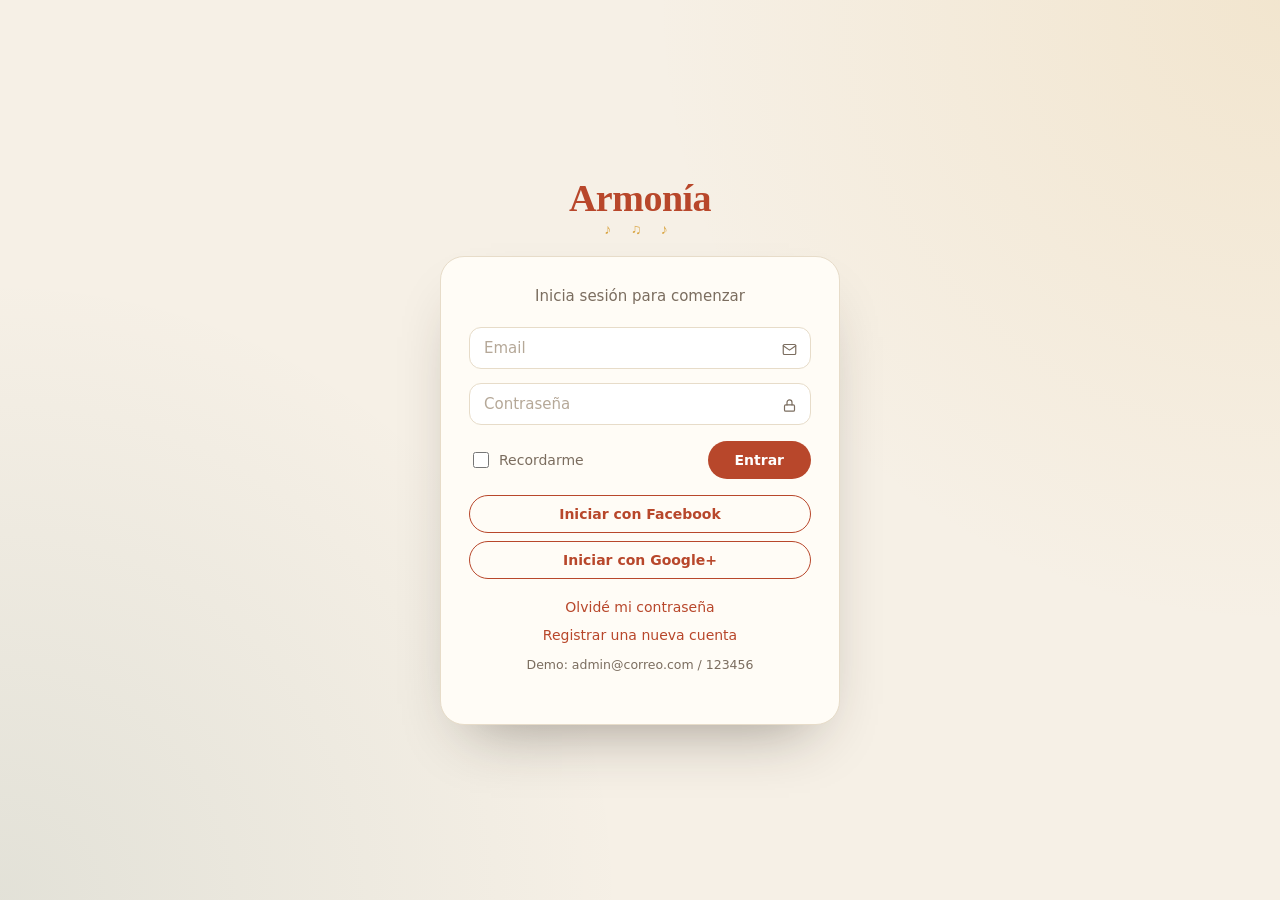
<file: index.html>
<!DOCTYPE html>
<html lang="es">
<head>
<meta charset="UTF-8">
<meta name="viewport" content="width=device-width, initial-scale=1">
<title>Armonía · Resumen</title>
<link rel="stylesheet" href="css/style.css">
</head>
<body>
<div class="wrapper">
  <div class="main">
    <header class="navbar" id="navbar"></header>
    <section class="content-wrap">
      <h1 class="page-title">Resumen general</h1>
      <p class="page-sub">Así está hoy tu inventario de instrumentos y marcas.</p>
      <div class="grid-4" id="boxes"></div>
      <div class="grid-2">
        <div class="card"><div class="card-header plain"><h3>Instrumentos por marca</h3></div><div class="card-body" id="bars"></div></div>
        <div class="card"><div class="card-header plain"><h3>Últimos instrumentos agregados</h3></div><div class="card-body" id="last"></div></div>
      </div>
    </section>
    <footer class="footer" id="footer"></footer>
  </div>
</div>
<script src="js/app.js"></script>
<script>
buildLayout('dashboard');
const ins = DB.get('instrumentos'), mar = DB.get('marcas');
const marcaNombre = id => (mar.find(m => m.id === id) || {}).nombre || '—';
const activos = ins.filter(i => i.estado === 'Activo').length;
const valor = ins.reduce((s, i) => s + Number(i.precio), 0);
const box = (cls, big, label, ic, href) => `<div class="small-box ${cls}"><div class="inner"><h3>${big}</h3><p>${label}</p></div>
  <div class="ico">${icon(ic)}</div><a class="more" href="${href}">Ver detalle ${icon('arrow')}</a></div>`;
$('#boxes').innerHTML =
  box('bg-cyan', ins.length, 'Total Instrumentos', 'music', 'instrumentos.html') +
  box('bg-green', mar.length, 'Total Marcas', 'tag', 'marcas.html') +
  box('bg-yellow', activos, 'Instrumentos Activos', 'check', 'instrumentos.html') +
  box('bg-red', `<span style="font-size:28px">${money(valor)}</span>`, 'Valor del Inventario', 'dollar', 'instrumentos.html');

const counts = mar.map(m => ({ n: m.nombre, c: ins.filter(i => i.marcaId === m.id).length })).sort((a, b) => b.c - a.c);
const max = Math.max(1, ...counts.map(x => x.c));
$('#bars').innerHTML = counts.length ? counts.map(x =>
  `<div class="bar-row"><span>${esc(x.n)}</span><div class="bar-track"><div class="bar-fill" style="width:${x.c / max * 100}%"></div></div><b>${x.c}</b></div>`).join('')
  : '<p class="empty">Aún no hay marcas.</p>';

const last = ins.slice().sort((a, b) => b.id - a.id).slice(0, 5);
$('#last').innerHTML = last.length ? `<table class="dt"><thead><tr><th class="nosort">Instrumento</th><th class="nosort">Marca</th><th class="nosort">Precio</th></tr></thead><tbody>` +
  last.map(i => `<tr><td>${esc(i.nombre)}</td><td>${esc(marcaNombre(i.marcaId))}</td><td>${money(i.precio)}</td></tr>`).join('') + '</tbody></table>'
  : '<p class="empty">Aún no hay instrumentos.</p>';
</script>
</body>
</html>
</file>
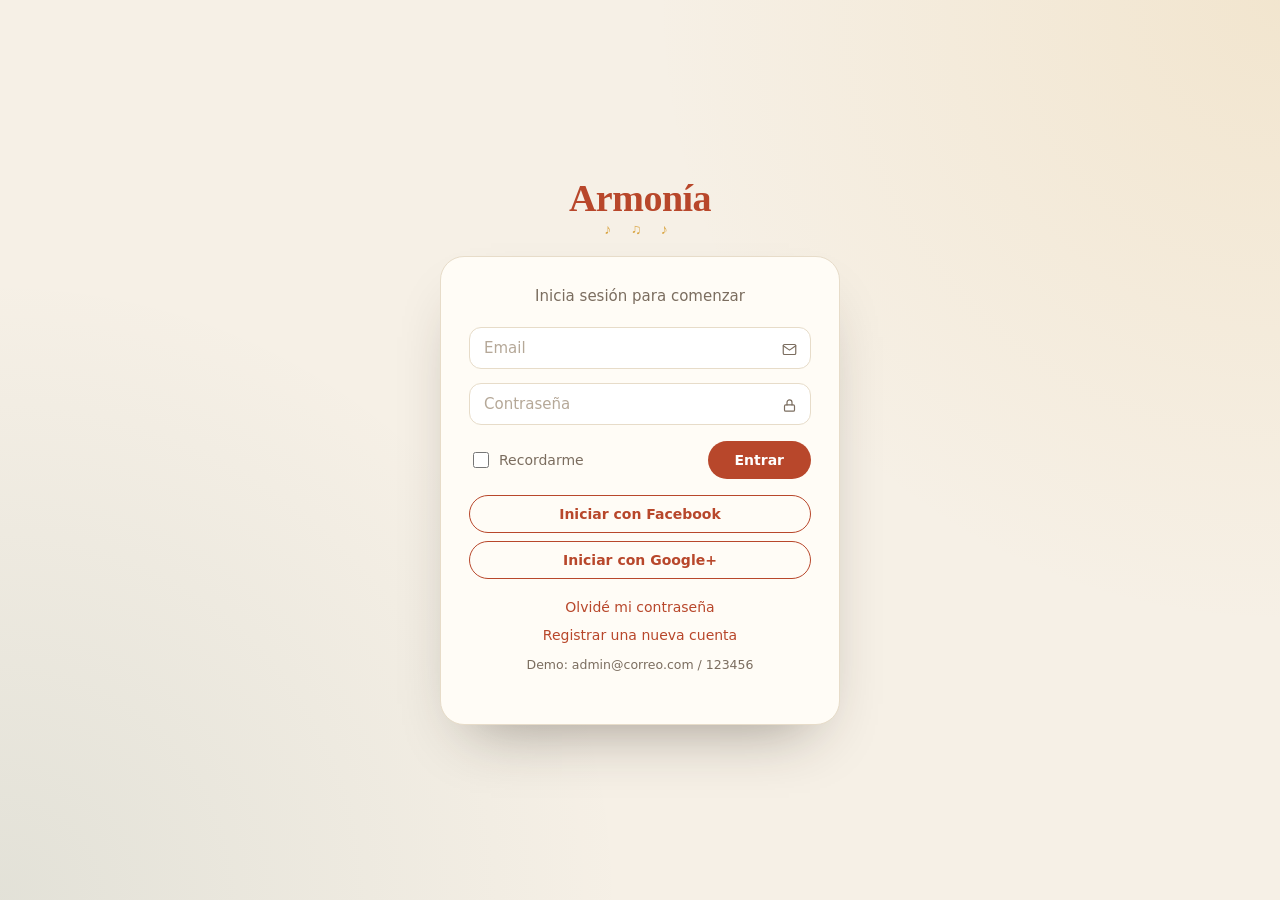
<file: instrumentos.html>
<!DOCTYPE html>
<html lang="es">
<head>
<meta charset="UTF-8">
<meta name="viewport" content="width=device-width, initial-scale=1">
<title>Instrumentos</title>
<link rel="stylesheet" href="css/style.css">
</head>
<body>
<div class="wrapper">
  <div class="main">
    <header class="navbar" id="navbar"></header>
    <section class="content-wrap">
      <!-- LISTAR -->
      <div id="view-list" class="card">
        <div class="card-header"><h2>Listado De Instrumentos</h2>
          <button class="btn btn-primary btn-add" id="btn-new" title="Agregar" aria-label="Agregar instrumento"><svg class="i" viewBox="0 0 24 24"><path d="M12 5v14M5 12h14"/></svg></button></div>
        <div class="card-body" id="table"></div>
      </div>

      <!-- AGREGAR / EDITAR -->
      <div id="view-form" class="card" hidden>
        <div class="card-header plain"><h3 id="form-title">Agregar instrumento</h3></div>
        <form id="form" novalidate>
          <div class="card-body form-grid">
            <div class="form-group"><label for="nombre">Nombre <span class="req">(*)</span></label>
              <input class="form-control" id="nombre" placeholder="Ej: Guitarra acústica FG800" maxlength="60"></div>
            <div class="form-group"><label for="tipo">Tipo <span class="req">(*)</span></label>
              <select class="form-control" id="tipo"><option value="">Seleccione...</option>
                <option>Cuerda</option><option>Viento</option><option>Percusión</option><option>Teclado</option><option>Electrónico</option></select></div>
            <div class="form-group"><label for="marca">Marca <span class="req">(*)</span></label>
              <select class="form-control" id="marca"></select></div>
            <div class="form-group"><label for="precio">Precio (COP) <span class="req">(*)</span></label>
              <input class="form-control" id="precio" type="number" min="0" step="1000" placeholder="Ej: 1250000"></div>
            <div class="form-group"><label for="estado">Estado <span class="req">(*)</span></label>
              <select class="form-control" id="estado"><option>Activo</option><option>Inactivo</option></select></div>
          </div>
          <div class="card-footer"><button class="btn btn-primary" type="submit">Registrar</button>
            <button class="btn btn-danger" type="button" id="btn-back">Atrás</button></div>
        </form>
      </div>
    </section>
    <footer class="footer" id="footer"></footer>
  </div>
</div>
<script src="js/app.js"></script>
<script src="js/instrumentos.js"></script>
</body>
</html>
</file>
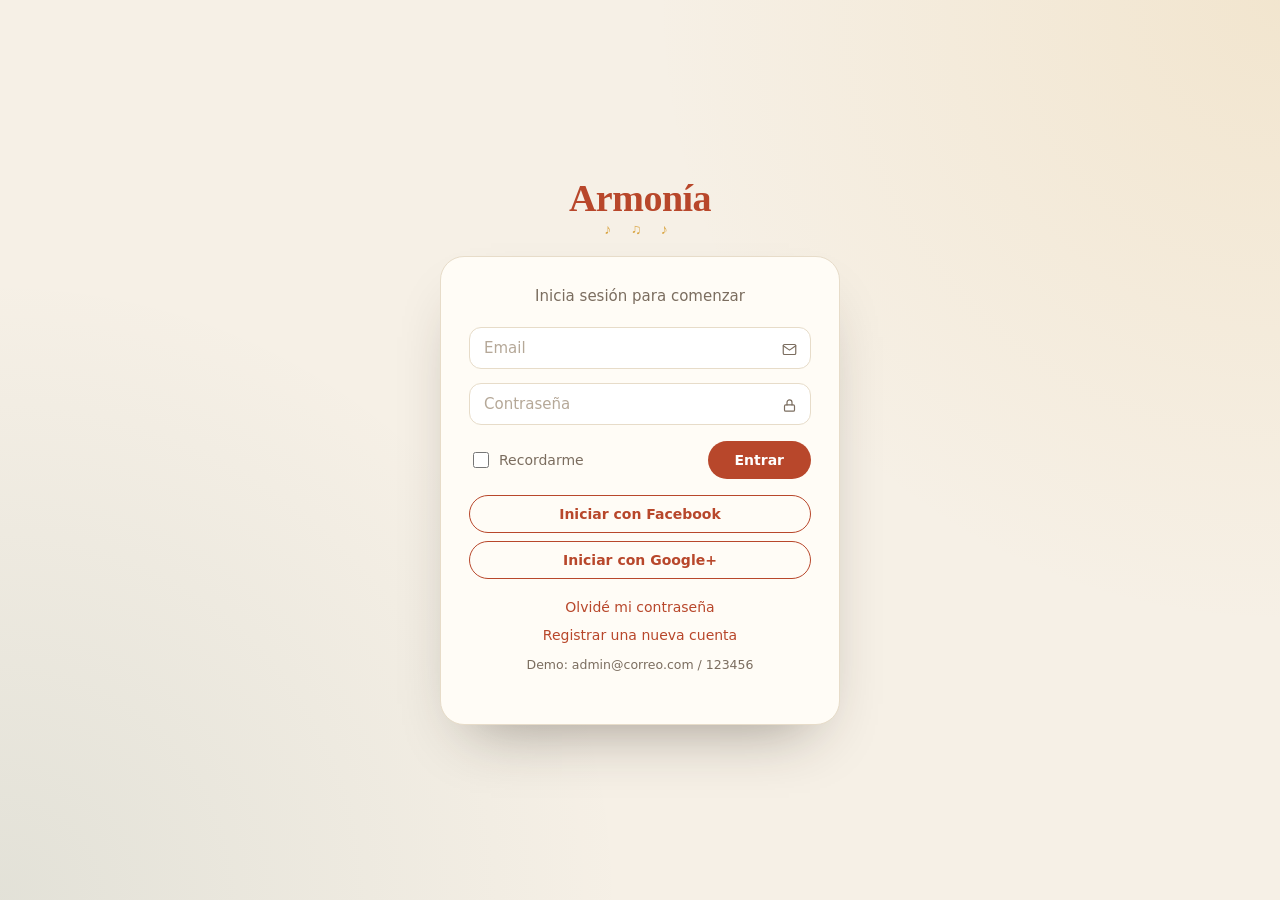
<file: login.html>
<!DOCTYPE html>
<html lang="es">
<head>
<meta charset="UTF-8">
<meta name="viewport" content="width=device-width, initial-scale=1">
<title>Iniciar sesión</title>
<link rel="stylesheet" href="css/style.css">
</head>
<body class="auth-body">
<div class="auth-box">
  <div class="auth-logo"><b>Armonía</b></div>
  <div class="auth-card">
    <p class="msg">Inicia sesión para comenzar</p>
    <form id="form" novalidate>
      <div class="field"><div class="input-group"><input class="form-control" id="email" type="email" placeholder="Email" autocomplete="username"><span class="addon" id="i1"></span></div></div>
      <div class="field"><div class="input-group"><input class="form-control" id="pass" type="password" placeholder="Contraseña" autocomplete="current-password"><span class="addon" id="i2"></span></div></div>
      <div class="row-between"><label><input type="checkbox" id="remember"> Recordarme</label><button class="btn btn-primary" type="submit">Entrar</button></div>
    </form>
    <button class="btn btn-danger btn-block" data-social>Iniciar con Facebook</button>
    <button class="btn btn-danger btn-block" data-social>Iniciar con Google+</button>
    <a class="auth-links" href="recover-password.html">Olvidé mi contraseña</a>
    <a class="auth-links" href="register.html">Registrar una nueva cuenta</a>
    <p class="msg" style="margin-top:14px;font-size:12.5px">Demo: admin@correo.com / 123456</p>
  </div>
</div>
<script src="js/app.js"></script>
<script>
if (Auth.current()) location.href = 'index.html';
Auth.users();
$('#i1').innerHTML = icon('mail'); $('#i2').innerHTML = icon('lock');
$$('[data-social]').forEach(b => b.onclick = () => toast('Acceso social no disponible en esta demo', 'bad'));
$('#form').onsubmit = e => {
  e.preventDefault();
  const em = $('#email'), pw = $('#pass');
  const ok = [setErr(em, /^\S+@\S+\.\S+$/.test(em.value.trim()) ? '' : 'Email no válido'), setErr(pw, pw.value ? '' : 'Ingresa la contraseña')].every(Boolean);
  if (!ok) return;
  if (Auth.login(em.value.trim(), pw.value, $('#remember').checked)) location.href = 'index.html';
  else setErr(pw, 'Email o contraseña incorrectos');
};
</script>
</body>
</html>
</file>
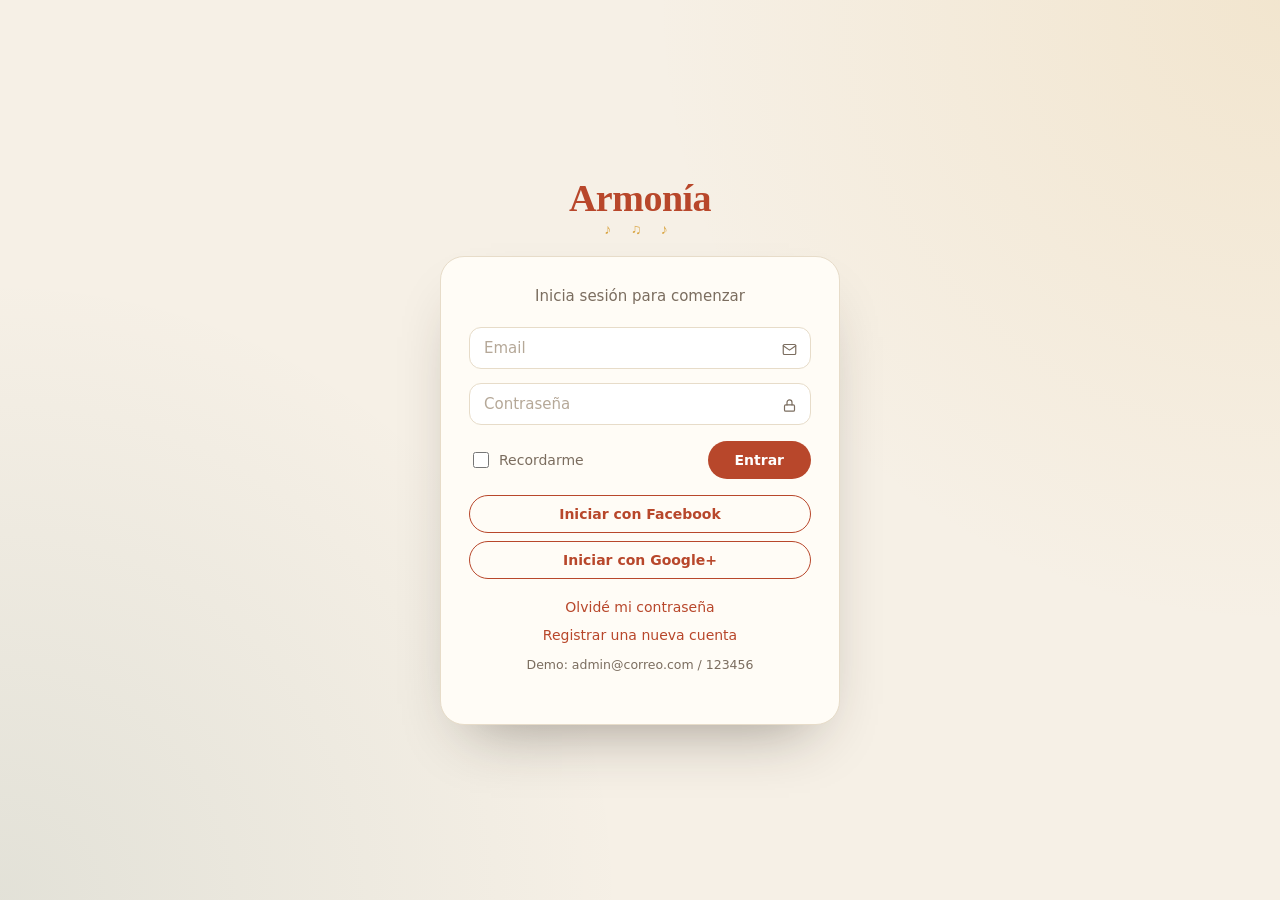
<file: marcas.html>
<!DOCTYPE html>
<html lang="es">
<head>
<meta charset="UTF-8">
<meta name="viewport" content="width=device-width, initial-scale=1">
<title>Marcas</title>
<link rel="stylesheet" href="css/style.css">
</head>
<body>
<div class="wrapper">
  <div class="main">
    <header class="navbar" id="navbar"></header>
    <section class="content-wrap">
      <!-- LISTAR -->
      <div id="view-list" class="card">
        <div class="card-header"><h2>Listado De Marcas</h2>
          <button class="btn btn-primary btn-add" id="btn-new" title="Agregar" aria-label="Agregar marca"><svg class="i" viewBox="0 0 24 24"><path d="M12 5v14M5 12h14"/></svg></button></div>
        <div class="card-body" id="table"></div>
      </div>

      <!-- AGREGAR / EDITAR -->
      <div id="view-form" class="card" hidden>
        <div class="card-header plain"><h3 id="form-title">Agregar marca</h3></div>
        <form id="form" novalidate>
          <div class="card-body form-grid">
            <div class="form-group"><label for="nombre">Nombre <span class="req">(*)</span></label>
              <input class="form-control" id="nombre" placeholder="Ej: Yamaha" maxlength="40"></div>
            <div class="form-group"><label for="pais">País de origen <span class="req">(*)</span></label>
              <input class="form-control" id="pais" placeholder="Ej: Japón" maxlength="40"></div>
            <div class="form-group"><label for="anio">Año de fundación <span class="req">(*)</span></label>
              <input class="form-control" id="anio" type="number" min="1500" max="2100" placeholder="Ej: 1887"></div>
            <div class="form-group"><label for="estado">Estado <span class="req">(*)</span></label>
              <select class="form-control" id="estado"><option>Activo</option><option>Inactivo</option></select></div>
          </div>
          <div class="card-footer"><button class="btn btn-primary" type="submit">Registrar</button>
            <button class="btn btn-danger" type="button" id="btn-back">Atrás</button></div>
        </form>
      </div>
    </section>
    <footer class="footer" id="footer"></footer>
  </div>
</div>
<script src="js/app.js"></script>
<script src="js/marcas.js"></script>
</body>
</html>
</file>
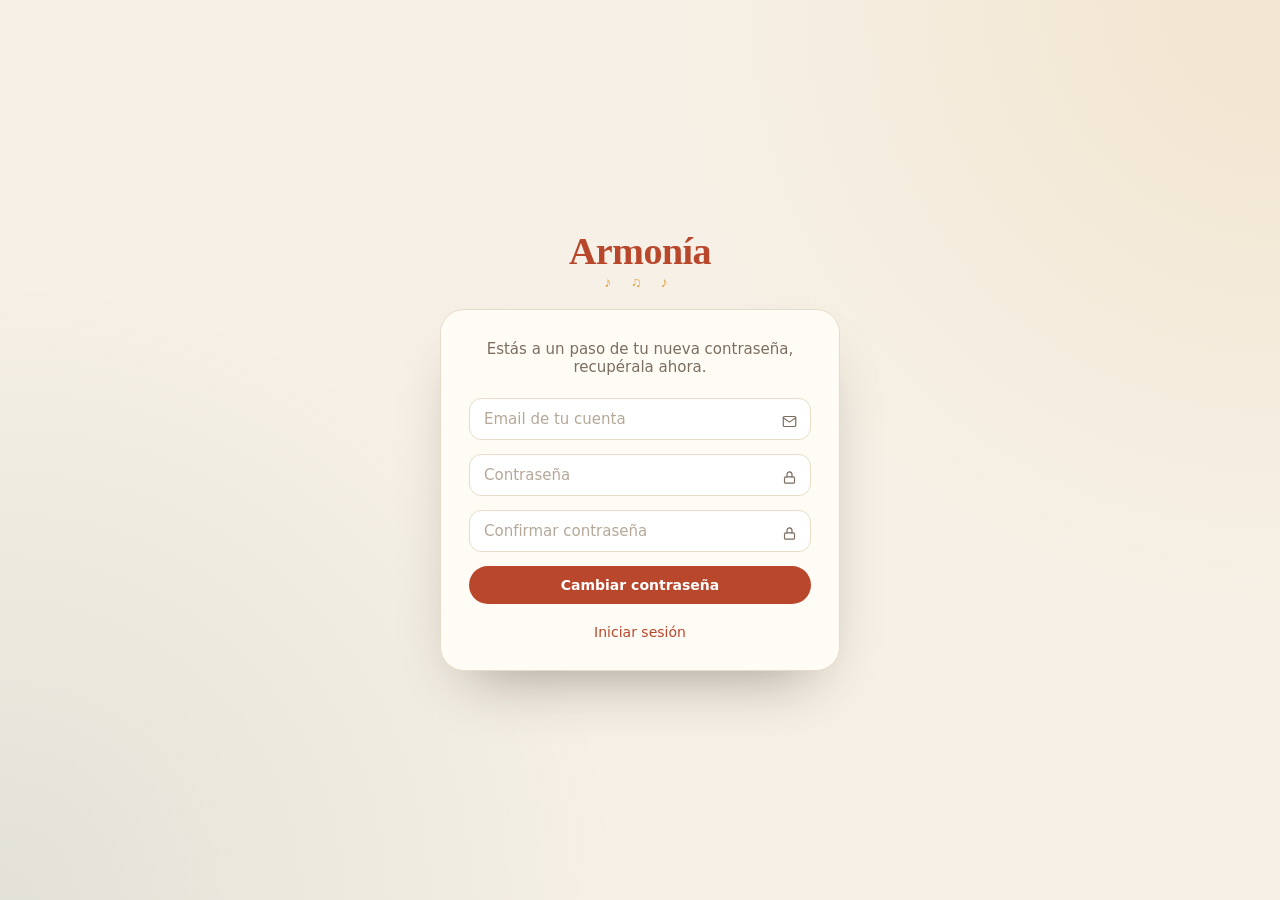
<file: recover-password.html>
<!DOCTYPE html>
<html lang="es">
<head>
<meta charset="UTF-8">
<meta name="viewport" content="width=device-width, initial-scale=1">
<title>Recuperar contraseña</title>
<link rel="stylesheet" href="css/style.css">
</head>
<body class="auth-body">
<div class="auth-box">
  <div class="auth-logo"><b>Armonía</b></div>
  <div class="auth-card">
    <p class="msg">Estás a un paso de tu nueva contraseña, recupérala ahora.</p>
    <form id="form" novalidate>
      <div class="field"><div class="input-group"><input class="form-control" id="email" type="email" placeholder="Email de tu cuenta"><span class="addon" id="i0"></span></div></div>
      <div class="field"><div class="input-group"><input class="form-control" id="pass" type="password" placeholder="Contraseña" autocomplete="new-password"><span class="addon" id="i1"></span></div></div>
      <div class="field"><div class="input-group"><input class="form-control" id="pass2" type="password" placeholder="Confirmar contraseña" autocomplete="new-password"><span class="addon" id="i2"></span></div></div>
      <button class="btn btn-primary btn-block" type="submit">Cambiar contraseña</button>
    </form>
    <a class="auth-links" href="login.html">Iniciar sesión</a>
  </div>
</div>
<script src="js/app.js"></script>
<script>
$('#i0').innerHTML = icon('mail'); $('#i1').innerHTML = icon('lock'); $('#i2').innerHTML = icon('lock');
$('#form').onsubmit = e => {
  e.preventDefault();
  const em = $('#email'), p = $('#pass'), p2 = $('#pass2');
  const users = Auth.users();
  const u = users.find(x => x.email.toLowerCase() === em.value.trim().toLowerCase());
  const ok = [
    setErr(em, u ? '' : 'No existe una cuenta con ese email'),
    setErr(p, p.value.length >= 6 ? '' : 'Mínimo 6 caracteres'),
    setErr(p2, p2.value === p.value ? '' : 'Las contraseñas no coinciden')
  ].every(Boolean);
  if (!ok) return;
  u.password = p.value; DB.set('users', users);
  toast('Contraseña actualizada');
  setTimeout(() => location.href = 'login.html', 900);
};
</script>
</body>
</html>
</file>
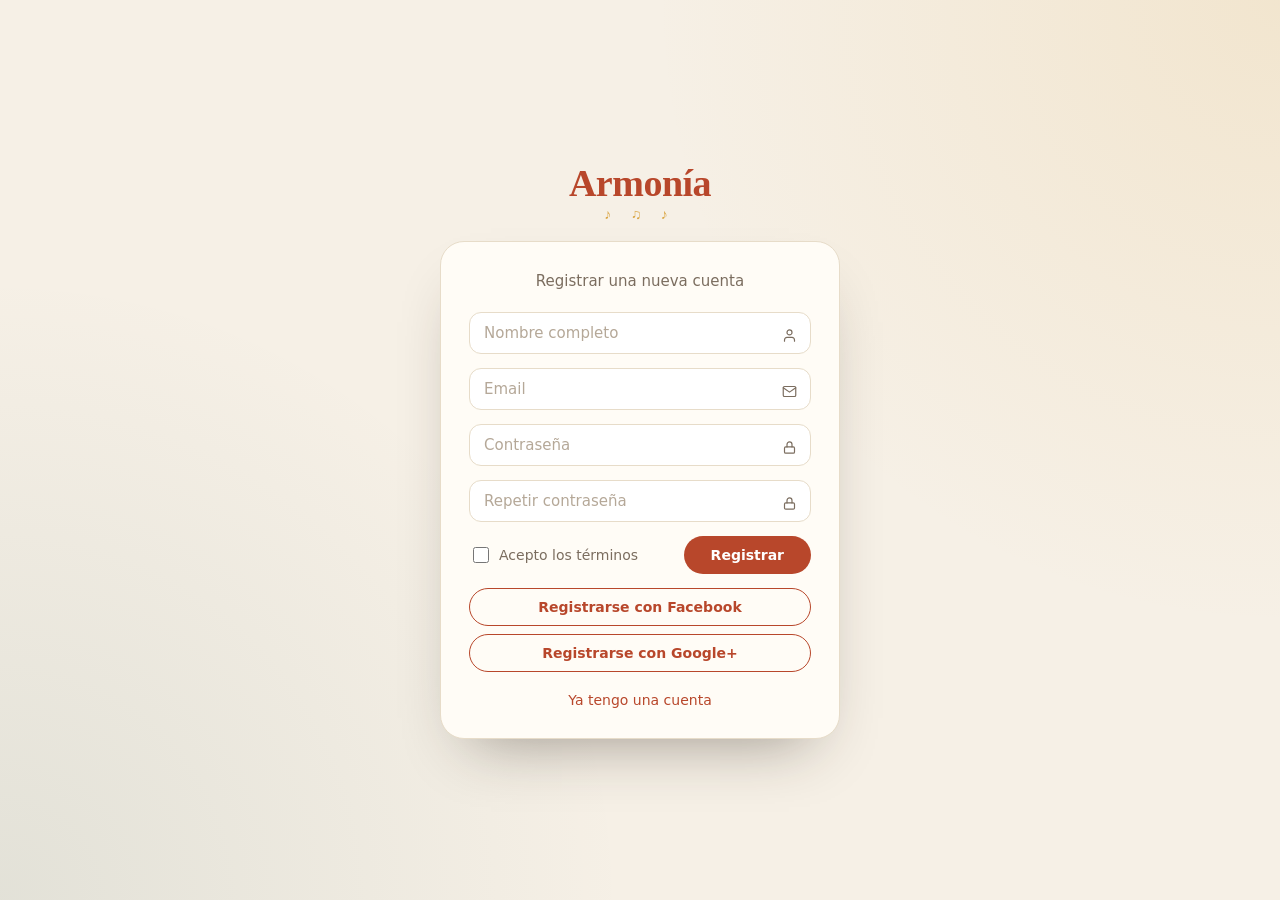
<file: register.html>
<!DOCTYPE html>
<html lang="es">
<head>
<meta charset="UTF-8">
<meta name="viewport" content="width=device-width, initial-scale=1">
<title>Registro</title>
<link rel="stylesheet" href="css/style.css">
</head>
<body class="auth-body">
<div class="auth-box">
  <div class="auth-logo"><b>Armonía</b></div>
  <div class="auth-card">
    <p class="msg">Registrar una nueva cuenta</p>
    <form id="form" novalidate>
      <div class="field"><div class="input-group"><input class="form-control" id="nombre" placeholder="Nombre completo"><span class="addon" id="i0"></span></div></div>
      <div class="field"><div class="input-group"><input class="form-control" id="email" type="email" placeholder="Email"><span class="addon" id="i1"></span></div></div>
      <div class="field"><div class="input-group"><input class="form-control" id="pass" type="password" placeholder="Contraseña" autocomplete="new-password"><span class="addon" id="i2"></span></div></div>
      <div class="field"><div class="input-group"><input class="form-control" id="pass2" type="password" placeholder="Repetir contraseña" autocomplete="new-password"><span class="addon" id="i3"></span></div></div>
      <div class="field"><div class="row-between" style="margin:0"><label><input type="checkbox" id="terms"> Acepto los términos</label><button class="btn btn-primary" type="submit">Registrar</button></div><div class="err" id="terms-err"></div></div>
    </form>
    <button class="btn btn-danger btn-block" data-social>Registrarse con Facebook</button>
    <button class="btn btn-danger btn-block" data-social>Registrarse con Google+</button>
    <a class="auth-links" href="login.html">Ya tengo una cuenta</a>
  </div>
</div>
<script src="js/app.js"></script>
<script>
$('#i0').innerHTML = icon('user'); $('#i1').innerHTML = icon('mail'); $('#i2').innerHTML = icon('lock'); $('#i3').innerHTML = icon('lock');
$$('[data-social]').forEach(b => b.onclick = () => toast('Registro social no disponible en esta demo', 'bad'));
$('#form').onsubmit = e => {
  e.preventDefault();
  const n = $('#nombre'), em = $('#email'), p = $('#pass'), p2 = $('#pass2');
  const users = Auth.users();
  const email = em.value.trim();
  const ok = [
    setErr(n, n.value.trim() ? '' : 'Ingresa tu nombre'),
    setErr(em, !/^\S+@\S+\.\S+$/.test(email) ? 'Email no válido' : users.some(u => u.email.toLowerCase() === email.toLowerCase()) ? 'Este email ya está registrado' : ''),
    setErr(p, p.value.length >= 6 ? '' : 'Mínimo 6 caracteres'),
    setErr(p2, p2.value === p.value ? '' : 'Las contraseñas no coinciden')
  ].every(Boolean);
  const termsOk = $('#terms').checked;
  $('#terms-err').textContent = termsOk ? '' : 'Debes aceptar los términos';
  if (!ok || !termsOk) return;
  users.push({ nombre: n.value.trim(), email, password: p.value });
  DB.set('users', users);
  toast('Cuenta creada. Ahora inicia sesión');
  setTimeout(() => location.href = 'login.html', 900);
};
</script>
</body>
</html>
</file>
<file: css/style.css>
/* ============================================================
   Armonía — tema cálido tipo "taller de lutier"
   Crema + terracota + verde bosque, títulos con serif
   ============================================================ */
:root{
  --paper:#f6f0e6; --card:#fffcf6; --ink:#2b2118; --muted:#7b6d5f; --line:#e7dcc9;
  --accent:#b8472b; --accent-d:#9a3820; --accent-soft:#f6dfd6;
  --forest:#1f4d46; --forest-soft:#d9e8e3;
  --gold:#d9a441; --gold-soft:#f8ebcc;
  --plum:#6b3a5b; --plum-soft:#eddbe6;
  --serif:Georgia,"Iowan Old Style","Palatino Linotype",serif;
  --sans:"Segoe UI",system-ui,-apple-system,Roboto,"Helvetica Neue",Arial,sans-serif;
  --r:16px;
}
*{box-sizing:border-box}
html,body{margin:0}
body{font-family:var(--sans);font-size:15px;color:var(--ink);background:var(--paper);
  background-image:radial-gradient(circle at 100% 0,rgba(217,164,65,.14),transparent 40%),radial-gradient(circle at 0 100%,rgba(31,77,70,.09),transparent 40%);
  background-attachment:fixed;min-height:100vh}
a{color:var(--accent);text-decoration:none}
a:hover{text-decoration:underline}
svg.i{width:1em;height:1em;stroke:currentColor;fill:none;stroke-width:1.9;stroke-linecap:round;stroke-linejoin:round;vertical-align:-.125em}

/* ===== Estructura: menú superior ===== */
.wrapper{display:block}
.sidebar{display:none}
.main{display:flex;flex-direction:column;min-height:100vh}
.navbar{position:sticky;top:0;z-index:30;display:flex;align-items:center;gap:20px;padding:12px 32px;
  background:rgba(255,252,246,.88);backdrop-filter:blur(8px);border-bottom:1px solid var(--line)}
.brand{display:flex;align-items:center;gap:10px;font-family:var(--serif);font-size:23px;font-weight:700;color:var(--ink);letter-spacing:.2px}
.brand a{color:inherit;text-decoration:none}
.brand .logo{width:38px;height:38px;border-radius:12px;background:var(--accent);color:#fff;display:grid;place-items:center;font-size:19px;transform:rotate(-6deg)}
.nav{list-style:none;display:flex;gap:6px;margin:0 auto 0 18px;padding:0}
.nav a{display:flex;align-items:center;gap:8px;padding:8px 16px;border-radius:999px;color:var(--muted);font-weight:600;font-size:14.5px;text-decoration:none;transition:.15s}
.nav a:hover{background:var(--gold-soft);color:var(--ink)}
.nav a.active{background:var(--ink);color:var(--paper)}
.navbar .right{display:flex;align-items:center;gap:10px;color:var(--muted);font-size:14px;margin-left:auto}
.avatar{width:34px;height:34px;border-radius:50%;background:var(--forest);color:#fff;display:grid;place-items:center;font-family:var(--serif);font-weight:700;text-transform:uppercase}
.power{background:transparent;border:1px solid var(--line);color:var(--accent);width:36px;height:36px;border-radius:50%;cursor:pointer;font-size:17px;display:grid;place-items:center}
.power:hover{background:var(--accent-soft)}
.content-wrap{flex:1;width:100%;max-width:1120px;margin:0 auto;padding:34px 28px 50px}
.page-title{font-family:var(--serif);font-size:38px;font-weight:700;margin:0 0 6px;letter-spacing:-.5px}
.page-sub{color:var(--muted);margin:0 0 26px}
.footer{padding:18px 32px;border-top:1px solid var(--line);color:var(--muted);font-size:13px;display:flex;justify-content:space-between}

/* ===== Tarjetas de resumen ===== */
.grid-4{display:grid;grid-template-columns:repeat(4,1fr);gap:18px}
.small-box{position:relative;background:var(--card);border:1px solid var(--line);border-radius:var(--r);padding:20px 20px 14px;overflow:hidden;box-shadow:0 1px 0 rgba(43,33,24,.04),0 10px 24px -14px rgba(43,33,24,.25);transition:transform .18s,box-shadow .18s}
.small-box:hover{transform:translateY(-3px);box-shadow:0 16px 30px -14px rgba(43,33,24,.35)}
.small-box .inner{padding:0}
.small-box h3{font-family:var(--serif);font-size:40px;font-weight:700;margin:6px 0 2px;line-height:1.05}
.small-box h3 span{font-size:26px!important}
.small-box p{margin:0 0 14px;color:var(--muted);font-size:14px}
.small-box .ico{position:absolute;right:16px;top:16px;width:46px;height:46px;border-radius:14px;display:grid;place-items:center;font-size:22px}
.small-box .more{display:flex;align-items:center;gap:6px;color:var(--accent);font-weight:600;font-size:13px;text-decoration:none;border-top:1px dashed var(--line);padding-top:10px}
.small-box .more:hover{color:var(--accent-d)}
.bg-cyan .ico{background:var(--forest-soft);color:var(--forest)}
.bg-green .ico{background:var(--accent-soft);color:var(--accent)}
.bg-yellow .ico{background:var(--gold-soft);color:#9a6b10}
.bg-red .ico{background:var(--plum-soft);color:var(--plum)}
.grid-2{display:grid;grid-template-columns:1fr 1fr;gap:18px;margin-top:18px}
.bar-row{display:grid;grid-template-columns:100px 1fr 28px;gap:12px;align-items:center;margin:12px 0;font-size:14px}
.bar-track{background:#efe6d6;border-radius:999px;height:12px;overflow:hidden}
.bar-fill{background:linear-gradient(90deg,var(--gold),var(--accent));height:100%;border-radius:999px;transition:width .6s}

/* ===== Tarjetas / formularios ===== */
.card{background:var(--card);border:1px solid var(--line);border-radius:var(--r);box-shadow:0 1px 0 rgba(43,33,24,.04),0 14px 30px -20px rgba(43,33,24,.3)}
.card-header{padding:22px 26px 8px;display:flex;align-items:center;justify-content:space-between}
.card-header h2{margin:0;font-family:var(--serif);font-size:28px;font-weight:700;letter-spacing:-.3px}
.card-header h3{margin:0;font-family:var(--serif);font-size:21px;font-weight:700}
.card-header.plain{padding-bottom:0}
.card-body{padding:18px 26px 24px}
.card-footer{padding:16px 26px 24px;display:flex;gap:10px}
.form-grid{display:grid;grid-template-columns:1fr 1fr;gap:20px 28px;padding-top:22px}
.form-group label{display:block;font-weight:600;font-size:13px;color:var(--muted);margin-bottom:6px;letter-spacing:.2px}
.req{color:var(--accent)}
.form-control{width:100%;padding:11px 14px;font:inherit;font-size:15px;border:1.5px solid var(--line);border-radius:12px;background:#fff;color:var(--ink);transition:border-color .15s,box-shadow .15s}
.form-control::placeholder{color:#b5a898}
.form-control:focus{outline:0;border-color:var(--accent);box-shadow:0 0 0 4px rgba(184,71,43,.14)}
.form-control.invalid{border-color:#c62828;background:#fff8f6}
.err{color:#c62828;font-size:12.5px;margin-top:5px}
.btn{display:inline-flex;align-items:center;justify-content:center;gap:6px;border:1.5px solid transparent;border-radius:999px;padding:10px 26px;font:inherit;font-weight:600;font-size:14px;cursor:pointer;text-decoration:none;transition:.15s}
.btn:hover{text-decoration:none;transform:translateY(-1px)}
.btn-primary{background:var(--accent);color:#fff}
.btn-primary:hover{background:var(--accent-d)}
.btn-danger{background:transparent;color:var(--accent);border-color:var(--accent)}
.btn-danger:hover{background:var(--accent-soft)}
.btn-success{background:var(--forest);color:#fff}
.btn-block{width:100%}
.btn-sm{padding:0;width:34px;height:34px;font-size:15px}
.btn-add{padding:0;width:44px;height:44px;font-size:20px;box-shadow:0 8px 16px -8px rgba(184,71,43,.7)}

/* ===== Tabla ===== */
.table-tools{display:flex;justify-content:space-between;align-items:center;margin-bottom:14px;font-size:13.5px;color:var(--muted);gap:10px;flex-wrap:wrap}
.table-tools select,.table-tools input{padding:7px 12px;border:1.5px solid var(--line);border-radius:999px;background:#fff;font:inherit;font-size:13.5px;color:var(--ink)}
.table-tools input{width:200px}
.table-tools input:focus,.table-tools select:focus{outline:0;border-color:var(--accent)}
table.dt{width:100%;border-collapse:collapse;font-size:14.5px}
table.dt th{text-align:left;padding:10px 12px;font-size:11.5px;text-transform:uppercase;letter-spacing:.9px;color:var(--muted);border-bottom:2px solid var(--ink);cursor:pointer;user-select:none;white-space:nowrap}
table.dt th.nosort{cursor:default}
table.dt th .arrow{color:#cbbfae;margin-left:6px;font-size:10px}
table.dt th.sorted{color:var(--ink)}
table.dt th.sorted .arrow{color:var(--accent)}
table.dt td{padding:13px 12px;border-bottom:1px solid var(--line);vertical-align:middle}
table.dt tbody tr{transition:background .12s}
table.dt tbody tr:hover{background:var(--gold-soft)}
.empty{text-align:center;color:var(--muted);padding:26px!important;font-style:italic}
.badge{display:inline-flex;align-items:center;gap:6px;padding:4px 12px;border-radius:999px;font-weight:600;font-size:12px}
.badge::before{content:"";width:7px;height:7px;border-radius:50%;background:currentColor}
.badge.on{background:var(--forest-soft);color:var(--forest)}
.badge.off{background:#ece6dc;color:var(--muted)}
.act{display:flex;gap:6px}
.act .btn-primary{background:var(--forest-soft);color:var(--forest)}
.act .btn-primary:hover{background:var(--forest);color:#fff}
.act .btn-danger{background:var(--accent-soft);border-color:transparent}
.act .btn-danger:hover{background:var(--accent);color:#fff}
.table-foot{display:flex;justify-content:space-between;align-items:center;margin-top:16px;font-size:13.5px;color:var(--muted);flex-wrap:wrap;gap:10px}
.pager{display:flex;gap:4px}
.pager button{border:0;background:transparent;color:var(--ink);padding:7px 13px;cursor:pointer;font:inherit;font-size:13.5px;border-radius:999px}
.pager button:hover:not(:disabled){background:var(--gold-soft)}
.pager button.cur{background:var(--ink);color:var(--paper)}
.pager button:disabled{color:#c9bdac;cursor:default}

/* ===== Modal eliminar ===== */
.overlay{position:fixed;inset:0;background:rgba(43,33,24,.5);backdrop-filter:blur(3px);display:none;align-items:center;justify-content:center;z-index:60;padding:16px}
.overlay.open{display:flex}
.modal{background:var(--card);border-radius:22px;padding:32px 28px 26px;width:min(400px,100%);text-align:center;box-shadow:0 30px 60px -20px rgba(0,0,0,.5);animation:pop .22s ease}
@keyframes pop{from{transform:scale(.9) translateY(10px);opacity:0}to{transform:none;opacity:1}}
.modal .warn{width:72px;height:72px;border-radius:50%;background:var(--gold-soft);color:#b8841a;margin:0 auto 16px;display:grid;place-items:center;font-family:var(--serif);font-size:42px;font-weight:700}
.modal h4{margin:0 0 8px;font-family:var(--serif);font-size:25px}
.modal p{margin:0 0 24px;color:var(--muted)}
.modal .btns{display:flex;gap:10px;justify-content:center}
.btn-ok{background:var(--ink);color:var(--paper)}

/* ===== Toast ===== */
#toasts{position:fixed;bottom:22px;left:50%;transform:translateX(-50%);z-index:99;display:flex;flex-direction:column;gap:8px;align-items:center}
.toast{background:var(--ink);color:var(--paper);padding:11px 22px;border-radius:999px;box-shadow:0 12px 26px -10px rgba(0,0,0,.5);font-size:14px;animation:pop .22s}
.toast.ok{background:var(--forest)}.toast.bad{background:var(--accent)}

/* ===== Login / Registro / Recuperar ===== */
.auth-body{display:flex;align-items:center;justify-content:center;min-height:100vh;padding:20px}
.auth-box{width:400px;max-width:100%}
.auth-logo{text-align:center;font-family:var(--serif);font-size:38px;margin-bottom:6px;letter-spacing:-.5px}
.auth-logo b{font-weight:700;color:var(--accent)}.auth-logo span{font-weight:400}
.auth-logo::after{content:"♪ ♫ ♪";display:block;font-size:14px;letter-spacing:8px;color:var(--gold);margin-top:2px}
.auth-card{margin-top:18px;background:var(--card);border:1px solid var(--line);border-radius:24px;padding:30px 28px;box-shadow:0 30px 60px -30px rgba(43,33,24,.45)}
.auth-card .msg{text-align:center;color:var(--muted);margin:0 0 22px}
.input-group{display:flex;position:relative}
.input-group .form-control{padding-right:44px}
.input-group .addon{position:absolute;right:0;top:0;height:46px;width:44px;display:grid;place-items:center;color:var(--muted)}
.field{margin-bottom:14px}
.row-between{display:flex;justify-content:space-between;align-items:center;margin:16px 0}
.row-between label{font-size:14px;display:flex;gap:7px;align-items:center;color:var(--muted)}
.row-between input[type=checkbox]{accent-color:var(--accent);width:16px;height:16px}
.auth-card .btn-block{margin-bottom:8px}
.auth-links{display:block;margin-top:12px;font-size:14px;text-align:center}

@media(max-width:900px){
  .grid-4{grid-template-columns:1fr 1fr}.grid-2{grid-template-columns:1fr}
  .form-grid{grid-template-columns:1fr}
  .navbar{flex-wrap:wrap;padding:10px 16px;gap:10px}
  .nav{order:3;width:100%;margin:0;overflow-x:auto}
  .navbar .right span:not(.avatar){display:none}
  .content-wrap{padding:24px 16px 40px}
}
@media(max-width:540px){.grid-4{grid-template-columns:1fr}.page-title{font-size:30px}}
</file>
